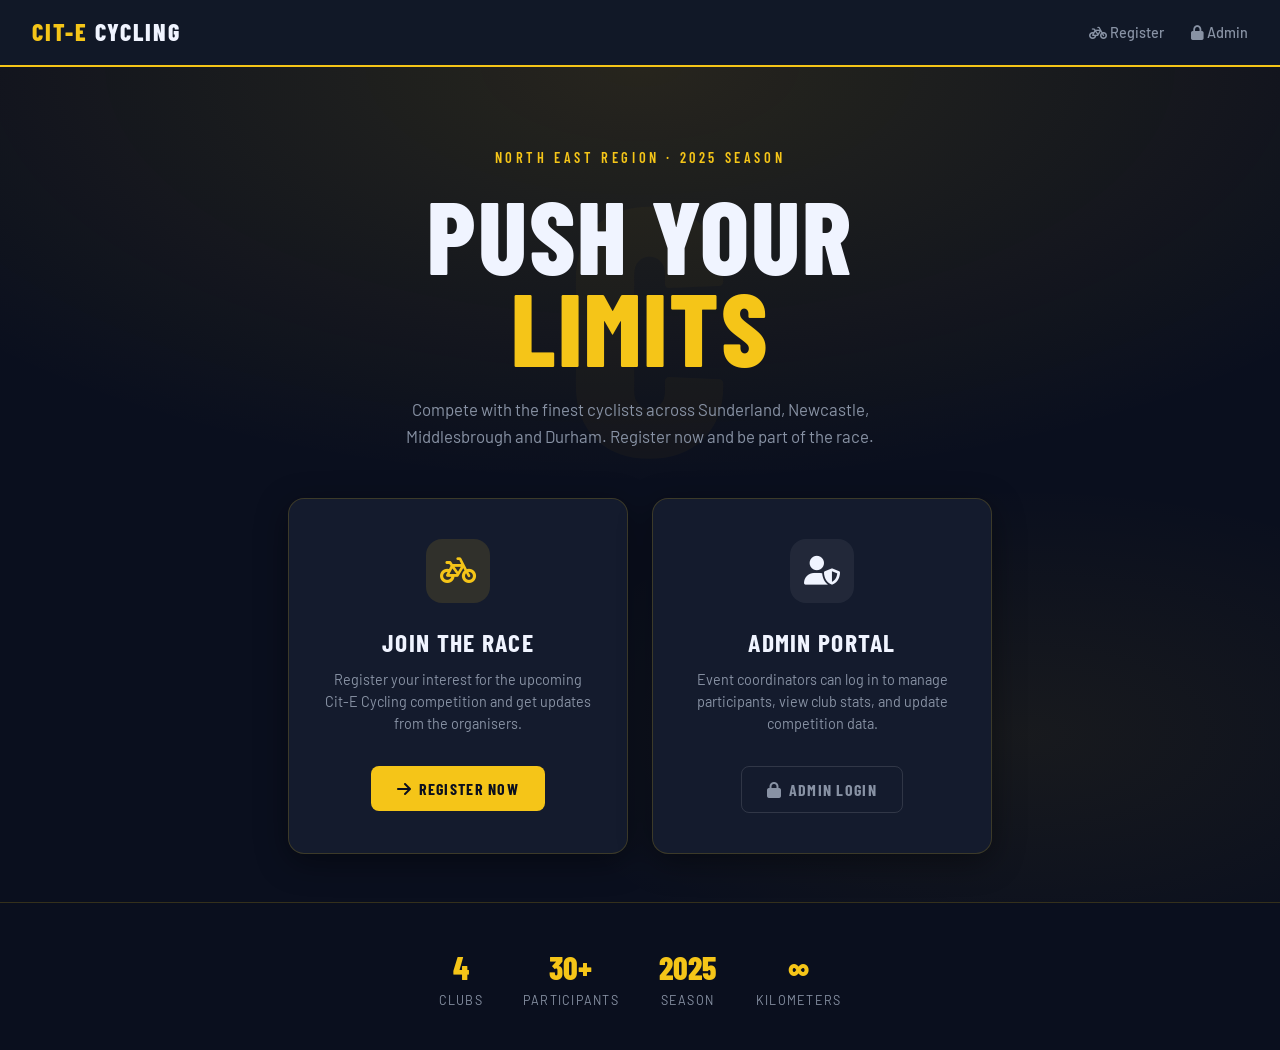
<file: index.html>
<!DOCTYPE html>
<html lang="en">
<head>
  <meta charset="UTF-8">
  <meta name="viewport" content="width=device-width, initial-scale=1.0">
  <title>Cit-E Cycling Competition</title>
  <link href="https://fonts.googleapis.com/css2?family=Barlow+Condensed:wght@400;600;700;800&family=Barlow:wght@300;400;500;600&display=swap" rel="stylesheet">
  <link href="https://cdn.jsdelivr.net/npm/bootstrap@5.3.0/dist/css/bootstrap.min.css" rel="stylesheet">
  <link rel="stylesheet" href="https://cdnjs.cloudflare.com/ajax/libs/font-awesome/6.4.0/css/all.min.css">
  <link rel="stylesheet" href="style.css">
</head>
<body>
  <nav class="topbar">
    <a href="index.html" class="topbar-brand">Cit-E <span>Cycling</span></a>
    <div class="topbar-nav">
      <a href="register_form.html"><i class="fas fa-bicycle"></i> Register</a>
      <a href="login.php"><i class="fas fa-lock"></i> Admin</a>
    </div>
  </nav>

  <main class="hero">
    <div class="hero-deco">C</div>
    <p class="hero-eyebrow fu">North East Region · 2025 Season</p>
    <h1 class="hero-title fu fu-1">
      Push Your<br>
      <span class="accent">Limits</span>
    </h1>
    <p class="hero-sub fu fu-2">
      Compete with the finest cyclists across Sunderland, Newcastle, Middlesbrough and Durham.
      Register now and be part of the race.
    </p>

    <div class="action-cards fu fu-3">
      <a href="register_form.html" class="action-card register">
        <div class="icon"><i class="fas fa-bicycle"></i></div>
        <h2>Join the Race</h2>
        <p>Register your interest for the upcoming Cit-E Cycling competition and get updates from the organisers.</p>
        <span class="cta"><i class="fas fa-arrow-right"></i> Register Now</span>
      </a>
      <a href="login.php" class="action-card admin">
        <div class="icon"><i class="fas fa-user-shield"></i></div>
        <h2>Admin Portal</h2>
        <p>Event coordinators can log in to manage participants, view club stats, and update competition data.</p>
        <span class="cta"><i class="fas fa-lock"></i> Admin Login</span>
      </a>
    </div>
  </main>

  <div class="stats-row fu fu-4">
    <div class="stat"><div class="stat-num">4</div><div class="stat-lbl">Clubs</div></div>
    <div class="stat"><div class="stat-num">30+</div><div class="stat-lbl">Participants</div></div>
    <div class="stat"><div class="stat-num">2025</div><div class="stat-lbl">Season</div></div>
    <div class="stat"><div class="stat-num">∞</div><div class="stat-lbl">Kilometers</div></div>
  </div>
  <script src="https://cdn.jsdelivr.net/npm/bootstrap@5.3.0/dist/js/bootstrap.bundle.min.js"></script>
</body>
</html>
</file>
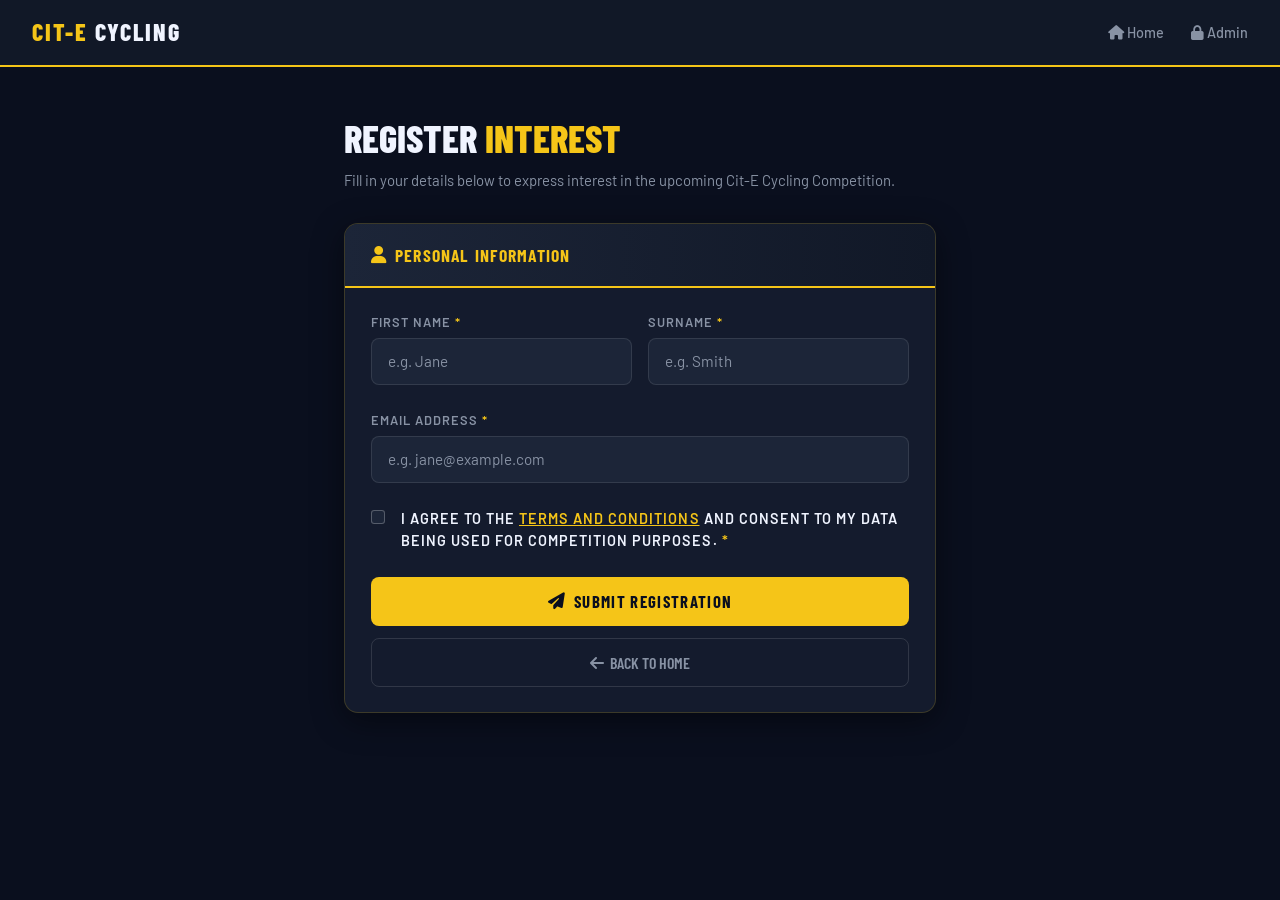
<file: register_form.html>
<!DOCTYPE html>
<html lang="en">
<head>
  <meta charset="UTF-8">
  <meta name="viewport" content="width=device-width, initial-scale=1.0">
  <title>Register Interest — Cit-E Cycling</title>
  <link href="https://fonts.googleapis.com/css2?family=Barlow+Condensed:wght@400;600;700;800&family=Barlow:wght@300;400;500;600&display=swap" rel="stylesheet">
  <link href="https://cdn.jsdelivr.net/npm/bootstrap@5.3.0/dist/css/bootstrap.min.css" rel="stylesheet">
  <link rel="stylesheet" href="https://cdnjs.cloudflare.com/ajax/libs/font-awesome/6.4.0/css/all.min.css">
  <style>
    :root {
      --navy:#0a0f1e; --navy2:#111827; --navy3:#1c2538;
      --yellow:#f5c518; --white:#f0f4ff; --muted:#8892a4;
      --danger:#e53e3e; --border:rgba(245,197,24,0.18);
    }
    *,*::before,*::after{box-sizing:border-box;}
    body{font-family:'Barlow',sans-serif;background:var(--navy);color:var(--white);margin:0;min-height:100vh;}
    .topbar{background:var(--navy2);border-bottom:2px solid var(--yellow);padding:.9rem 2rem;display:flex;align-items:center;justify-content:space-between;position:sticky;top:0;z-index:100;}
    .topbar-brand{font-family:'Barlow Condensed',sans-serif;font-size:1.5rem;font-weight:800;color:var(--yellow);text-decoration:none;letter-spacing:.08em;text-transform:uppercase;}
    .topbar-brand span{color:var(--white);}
    .topbar-nav a{color:var(--muted);text-decoration:none;font-size:.9rem;font-weight:500;margin-left:1.5rem;transition:color .2s;}
    .topbar-nav a:hover{color:var(--yellow);}

    .page-wrap{max-width:640px;margin:3rem auto;padding:0 1.5rem 4rem;}

    .page-header{margin-bottom:2rem;}
    .page-header h1{font-family:'Barlow Condensed',sans-serif;font-size:2.4rem;font-weight:800;text-transform:uppercase;color:var(--white);}
    .page-header h1 span{color:var(--yellow);}
    .page-header p{color:var(--muted);font-size:.93rem;margin-top:.4rem;}

    .c-card{background:#141b2d;border:1px solid var(--border);border-radius:14px;box-shadow:0 8px 32px rgba(0,0,0,.45);overflow:hidden;}
    .c-card-header{background:linear-gradient(90deg,var(--navy3),var(--navy2));border-bottom:2px solid var(--yellow);padding:1.1rem 1.6rem;font-family:'Barlow Condensed',sans-serif;font-size:1.1rem;font-weight:700;text-transform:uppercase;letter-spacing:.07em;color:var(--yellow);display:flex;align-items:center;gap:.5rem;}
    .c-card-body{padding:1.6rem;}

    .form-label{font-weight:600;font-size:.8rem;text-transform:uppercase;letter-spacing:.08em;color:var(--muted);margin-bottom:.35rem;display:block;}
    .form-label .req{color:var(--yellow);}
    .form-control,.form-select{background:var(--navy3);border:1px solid rgba(255,255,255,.1);color:var(--white);border-radius:8px;padding:.7rem 1rem;font-size:.95rem;width:100%;transition:border-color .2s,box-shadow .2s;}
    .form-control:focus,.form-select:focus{background:var(--navy3);color:var(--white);border-color:var(--yellow);box-shadow:0 0 0 3px rgba(245,197,24,.15);outline:none;}
    .form-control::placeholder{color:var(--muted);}
    .form-control.invalid,.form-select.invalid{border-color:var(--danger)!important;}
    .err-msg{color:#fc8181;font-size:.8rem;margin-top:.3rem;display:none;}
    .err-msg.show{display:block;}
    .form-check-input{background-color:var(--navy3);border-color:rgba(255,255,255,.25);width:1.1em;height:1.1em;margin-top:.15em;}
    .form-check-input:checked{background-color:var(--yellow);border-color:var(--yellow);}
    .form-check-label{font-size:.9rem;color:var(--white);margin-left:.5rem;}
    .form-check-label a{color:var(--yellow);}

    .section-gap{margin-bottom:1.6rem;}
    .row-gap{display:grid;grid-template-columns:1fr 1fr;gap:1rem;}
    @media(max-width:500px){.row-gap{grid-template-columns:1fr;}}

    .btn-submit{background:var(--yellow);color:var(--navy);border:none;border-radius:8px;padding:.75rem 2rem;font-family:'Barlow Condensed',sans-serif;font-size:1.05rem;font-weight:700;text-transform:uppercase;letter-spacing:.08em;cursor:pointer;width:100%;transition:background .2s,transform .15s;display:flex;align-items:center;justify-content:center;gap:.5rem;}
    .btn-submit:hover{background:#ffd700;transform:translateY(-1px);}
    .btn-back{background:transparent;color:var(--muted);border:1px solid rgba(255,255,255,.12);border-radius:8px;padding:.7rem 2rem;font-family:'Barlow Condensed',sans-serif;font-size:1rem;font-weight:600;text-transform:uppercase;cursor:pointer;width:100%;margin-top:.75rem;transition:all .2s;display:flex;align-items:center;justify-content:center;gap:.4rem;text-decoration:none;}
    .btn-back:hover{border-color:var(--yellow);color:var(--yellow);}

    

    @keyframes fadeUp{from{opacity:0;transform:translateY(16px);}to{opacity:1;transform:translateY(0);}}
    .fu{animation:fadeUp .5s ease both;}
    .fu-1{animation-delay:.1s;} .fu-2{animation-delay:.2s;}
  </style>
</head>
<body>
  <nav class="topbar">
    <a href="index.html" class="topbar-brand">Cit-E <span>Cycling</span></a>
    <div class="topbar-nav">
      <a href="index.html"><i class="fas fa-home"></i> Home</a>
      <a href="login.php"><i class="fas fa-lock"></i> Admin</a>
    </div>
  </nav>

  <div class="page-wrap">
    <div class="page-header fu">
      <h1>Register <span>Interest</span></h1>
      <p>Fill in your details below to express interest in the upcoming Cit-E Cycling Competition.</p>
    </div>

    <div class="c-card fu fu-1">
      <div class="c-card-header"><i class="fas fa-user"></i> Personal Information</div>
      <div class="c-card-body">
        <form id="registerForm" action="register.php" method="POST" novalidate>

          <div class="section-gap">
            <div class="row-gap">
              <div>
                <label class="form-label" for="firstname">First Name <span class="req">*</span></label>
                <input type="text" class="form-control" id="firstname" name="firstname"
                       placeholder="e.g. Jane" autocomplete="given-name">
                <div class="err-msg" id="err-firstname">Please enter a valid first name (2–50 letters).</div>
              </div>
              <div>
                <label class="form-label" for="surname">Surname <span class="req">*</span></label>
                <input type="text" class="form-control" id="surname" name="surname"
                       placeholder="e.g. Smith" autocomplete="family-name">
                <div class="err-msg" id="err-surname">Please enter a valid surname (2–50 letters).</div>
              </div>
            </div>
          </div>

          <div class="section-gap">
            <label class="form-label" for="email">Email Address <span class="req">*</span></label>
            <input type="email" class="form-control" id="email" name="email"
                   placeholder="e.g. jane@example.com" autocomplete="email">
            <div class="err-msg" id="err-email">Please enter a valid email address.</div>
          </div>

          <div class="section-gap">
            <label class="form-label" for="terms">
              <div class="form-check" style="display:flex;align-items:flex-start;gap:.5rem;">
                <input type="checkbox" class="form-check-input" id="terms" name="terms">
                <span class="form-check-label">
                  I agree to the <a href="#" onclick="return false;">terms and conditions</a> and consent to my data being used for competition purposes. <span class="req">*</span>
                </span>
              </div>
            </label>
            <div class="err-msg" id="err-terms">You must accept the terms and conditions.</div>
          </div>

          <button type="submit" class="btn-submit">
            <i class="fas fa-paper-plane"></i> Submit Registration
          </button>
          <a href="index.html" class="btn-back">
            <i class="fas fa-arrow-left"></i> Back to Home
          </a>
        </form>
      </div>
    </div>
  </div>

  

  <script src="https://cdn.jsdelivr.net/npm/bootstrap@5.3.0/dist/js/bootstrap.bundle.min.js"></script>
  <script>
    function show(id, msg) {
      const el = document.getElementById('err-' + id);
      el.textContent = msg || el.textContent;
      el.classList.add('show');
      document.getElementById(id)?.classList.add('invalid');
    }
    function clear(id) {
      document.getElementById('err-' + id)?.classList.remove('show');
      document.getElementById(id)?.classList.remove('invalid');
    }

    document.getElementById('registerForm').addEventListener('submit', function(e) {
      let valid = true;
      const fn = document.getElementById('firstname').value.trim();
      const sn = document.getElementById('surname').value.trim();
      const em = document.getElementById('email').value.trim();
      const tc = document.getElementById('terms').checked;

      ['firstname','surname','email','terms'].forEach(clear);

      if (!fn || !/^[A-Za-z\s]{2,50}$/.test(fn))   { show('firstname'); valid = false; }
      if (!sn || !/^[A-Za-z\s]{2,50}$/.test(sn))   { show('surname');   valid = false; }
      if (!em || !/^[^\s@]+@[^\s@]+\.[^\s@]+$/.test(em)) { show('email'); valid = false; }
      if (!tc) { show('terms'); valid = false; }

      if (!valid) e.preventDefault();
    });

    // Live clear on input
    ['firstname','surname','email'].forEach(function(id) {
      document.getElementById(id).addEventListener('input', function() { clear(id); });
    });
    document.getElementById('terms').addEventListener('change', function() { clear('terms'); });
  </script>
</body>
</html>
</file>
<file: style.css>
:root {
      --navy:   #0a0f1e;
      --navy2:  #111827;
      --navy3:  #1c2538;
      --yellow: #f5c518;
      --white:  #f0f4ff;
      --muted:  #8892a4;
      --border: rgba(245,197,24,0.18);
    }
    *, *::before, *::after { box-sizing: border-box; }
    body {
      font-family: 'Barlow', sans-serif;
      background: var(--navy);
      color: var(--white);
      margin: 0;
      min-height: 100vh;
      display: flex;
      flex-direction: column;
    }
    /* Nav */
    .topbar {
      background: var(--navy2);
      border-bottom: 2px solid var(--yellow);
      padding: 0.9rem 2rem;
      display: flex;
      align-items: center;
      justify-content: space-between;
      position: sticky; top: 0; z-index: 100;
    }
    .topbar-brand {
      font-family: 'Barlow Condensed', sans-serif;
      font-size: 1.5rem; font-weight: 800;
      color: var(--yellow); text-decoration: none;
      letter-spacing: 0.08em; text-transform: uppercase;
    }
    .topbar-brand span { color: var(--white); }
    .topbar-nav a {
      color: var(--muted); text-decoration: none;
      font-size: 0.9rem; font-weight: 500;
      margin-left: 1.5rem; transition: color 0.2s;
    }
    .topbar-nav a:hover { color: var(--yellow); }

    /* Hero */
    .hero {
      flex: 1;
      display: flex;
      flex-direction: column;
      align-items: center;
      justify-content: center;
      padding: 5rem 2rem 3rem;
      text-align: center;
      position: relative;
      overflow: hidden;
    }
    .hero::before {
      content: '';
      position: absolute; inset: 0;
      background:
        radial-gradient(ellipse 70% 50% at 50% 0%, rgba(245,197,24,0.12), transparent),
        radial-gradient(ellipse 40% 30% at 80% 80%, rgba(245,197,24,0.06), transparent);
      pointer-events: none;
    }
    /* Decorative large letter */
    .hero-deco {
      position: absolute;
      font-family: 'Barlow Condensed', sans-serif;
      font-size: clamp(14rem, 30vw, 22rem);
      font-weight: 800;
      color: rgba(245,197,24,0.03);
      top: -1rem; left: 50%;
      transform: translateX(-50%);
      user-select: none;
      pointer-events: none;
      letter-spacing: -0.05em;
    }
    .hero-eyebrow {
      font-family: 'Barlow Condensed', sans-serif;
      font-size: 0.9rem; font-weight: 600;
      letter-spacing: 0.25em; text-transform: uppercase;
      color: var(--yellow); margin-bottom: 1.2rem;
    }
    .hero-title {
      font-family: 'Barlow Condensed', sans-serif;
      font-size: clamp(3rem, 8vw, 6.5rem);
      font-weight: 800; text-transform: uppercase;
      line-height: 0.9; letter-spacing: 0.02em;
      color: var(--white); margin-bottom: 1.5rem;
    }
    .hero-title .accent { color: var(--yellow); display: block; }
    .hero-sub {
      font-size: 1.05rem; color: var(--muted); max-width: 480px;
      line-height: 1.6; margin-bottom: 3rem;
    }
    /* Cards */
    .action-cards {
      display: flex; gap: 1.5rem;
      flex-wrap: wrap; justify-content: center;
      width: 100%; max-width: 800px;
      position: relative;
    }
    .action-card {
      flex: 1; min-width: 260px; max-width: 340px;
      background: #141b2d;
      border: 1px solid var(--border);
      border-radius: 16px;
      padding: 2.5rem 2rem;
      text-align: center;
      text-decoration: none;
      transition: transform 0.25s, border-color 0.25s, box-shadow 0.25s;
      box-shadow: 0 8px 32px rgba(0,0,0,0.4);
    }
    .action-card:hover {
      transform: translateY(-6px);
      border-color: var(--yellow);
      box-shadow: 0 16px 48px rgba(245,197,24,0.1);
    }
    .action-card .icon {
      width: 64px; height: 64px;
      border-radius: 16px;
      display: flex; align-items: center; justify-content: center;
      font-size: 1.8rem; margin: 0 auto 1.5rem;
    }
    .action-card.register .icon { background: rgba(245,197,24,0.12); color: var(--yellow); }
    .action-card.admin   .icon { background: rgba(240,244,255,0.06); color: var(--white); }
    .action-card h2 {
      font-family: 'Barlow Condensed', sans-serif;
      font-size: 1.6rem; font-weight: 700;
      text-transform: uppercase; letter-spacing: 0.05em;
      color: var(--white); margin-bottom: 0.75rem;
    }
    .action-card p { color: var(--muted); font-size: 0.9rem; line-height: 1.5; margin-bottom: 2rem; }
    .action-card .cta {
      display: inline-flex; align-items: center; gap: 0.4rem;
      font-family: 'Barlow Condensed', sans-serif;
      font-size: 1rem; font-weight: 700; text-transform: uppercase;
      letter-spacing: 0.08em; padding: 0.65rem 1.6rem;
      border-radius: 8px; transition: all 0.2s;
    }
    .action-card.register .cta { background: var(--yellow); color: var(--navy); }
    .action-card.register .cta:hover { background: #ffd700; }
    .action-card.admin .cta {
      background: transparent; color: var(--muted);
      border: 1px solid rgba(255,255,255,0.12);
    }
    .action-card.admin .cta:hover { border-color: var(--yellow); color: var(--yellow); }

    /* Stats row */
    .stats-row {
      display: flex; gap: 2.5rem; flex-wrap: wrap;
      justify-content: center; padding: 2.5rem 2rem;
      border-top: 1px solid var(--border);
    }
    .stats-row .stat { text-align: center; }
    .stats-row .stat-num {
      font-family: 'Barlow Condensed', sans-serif;
      font-size: 2rem; font-weight: 800; color: var(--yellow);
    }
    .stats-row .stat-lbl { font-size: 0.78rem; color: var(--muted); text-transform: uppercase; letter-spacing: 0.1em; }

    

    /* Animations */
    @keyframes fadeUp { from { opacity:0; transform:translateY(20px); } to { opacity:1; transform:translateY(0); } }
    .fu { animation: fadeUp 0.6s ease both; }
    .fu-1 { animation-delay: 0.1s; }
    .fu-2 { animation-delay: 0.25s; }
    .fu-3 { animation-delay: 0.4s; }
    .fu-4 { animation-delay: 0.55s; }

  /* 3D Cycle animation */
  .scene{perspective:1200px;display:flex;justify-content:center;margin:0 0 1.25rem}
  .cycle-3d{width:360px;height:160px;transform-style:preserve-3d;position:relative}
  .bike{width:100%;height:100%;transform-origin:center center;transform:rotateX(18deg) rotateY(-10deg) translateZ(0);}
  .bike .frame{fill:none;stroke:rgba(245,197,24,0.95);stroke-width:6;stroke-linecap:round;stroke-linejoin:round;filter:drop-shadow(0 6px 10px rgba(0,0,0,.45));transform:translateZ(40px)}
  .bike .wheel{fill:none;stroke:rgba(240,244,255,0.95);stroke-width:6;stroke-linecap:round;transform-origin:center;animation:wheel-spin 1s linear infinite}
  .bike .pedal{fill:rgba(245,197,24,0.95);transform:translateZ(50px)}
  .bike-shadow{position:absolute;left:50%;bottom:8px;width:220px;height:24px;background:radial-gradient(ellipse at center, rgba(0,0,0,.35), rgba(0,0,0,0));border-radius:50%;transform:translateX(-50%);filter:blur(8px);animation:shadow-pulse 1s ease-in-out infinite}

  @keyframes wheel-spin{to{transform:rotate(360deg)}}
  @keyframes shadow-pulse{0%{transform:translateX(-50%) scaleX(.9)}50%{transform:translateX(-50%) scaleX(1.06)}100%{transform:translateX(-50%) scaleX(.9)}}

  /* subtle bobbing to sell motion */
  .cycle-3d{animation:bike-bob 3s ease-in-out infinite}
  @keyframes bike-bob{0%{transform:translateY(0)}50%{transform:translateY(-6px)}100%{transform:translateY(0)}}

  /* accessibility: reduce motion */
  @media (prefers-reduced-motion:reduce){.bike .wheel{animation:none}.cycle-3d,.bike-shadow{animation:none}}

    @media (max-width: 600px) {
      .topbar { padding: 0.75rem 1rem; }
      .topbar-brand { font-size: 1.2rem; }
      .hero { padding: 3rem 1rem 2rem; }
    }
</file>
